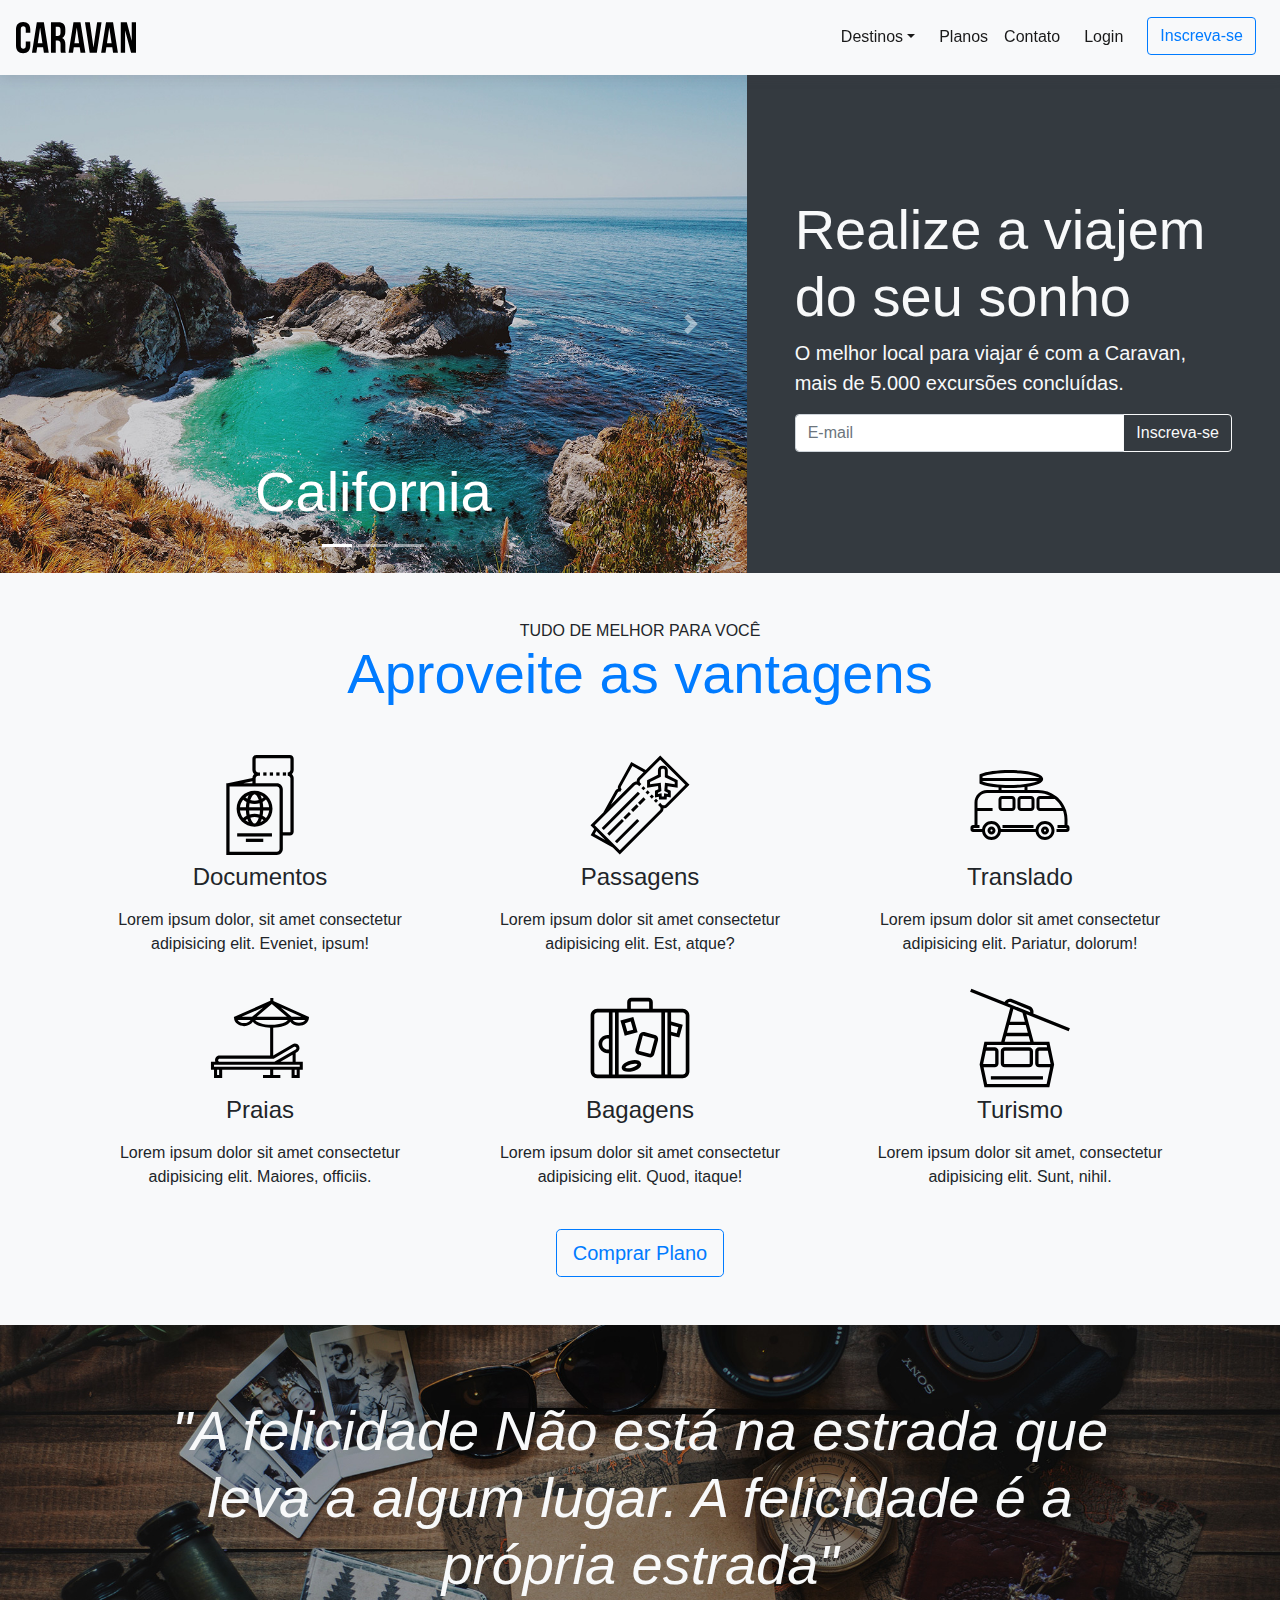
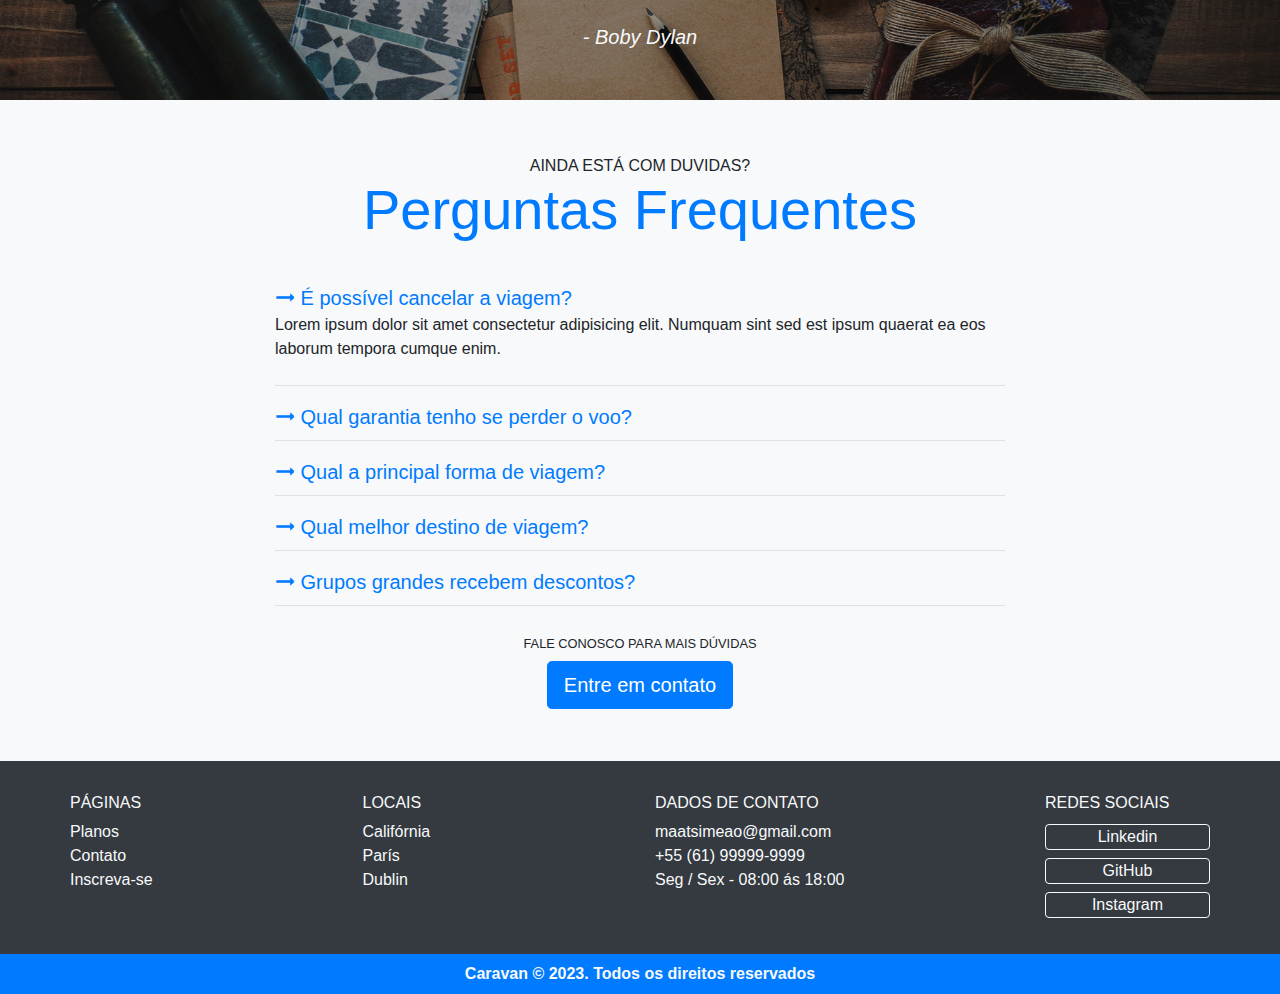
<file: projeto/index.html>
<!DOCTYPE html>
<html lang="pt-BR">

<head>
  <meta charset="UTF-8">
  <meta http-equiv="X-UA-Compatible" content="IE=edge">
  <meta name="viewport" content="width=device-width, initial-scale=1.0">
  <link rel="shortcut icon" href="imagens/geral/favicon.png" type="image/x-icon">
  <title>Caravan</title>

  <link rel="stylesheet" href="css/bootstrap.css">
  <link rel="stylesheet" href="css/geral.css">

</head>

<body>

  <!--Modal-->
  <div class="modal fade" id="exampleModal" tabindex="-1" role="dialog" aria-labelledby="exampleModalLabel" aria-hidden="true">
    <div class="modal-dialog" role="document">
      <div class="modal-content">
        <div class="modal-header">
          <h5 class="modal-title" id="exampleModalLabel">Entre na sua conta</h5>
          <button type="button" class="close" data-dismiss="modal" aria-label="Close">
            <span aria-hidden="true">&times;</span>
          </button>
        </div>
        <div class="modal-body">
          <form>
            <div class="form-group">
              <label for="input-email">E-mail</label>
              <input type="email" name="input-email" id="input-email" class="form-control" aria-describedby="emailHelp" placeholder="Insira seu e-mail">
              <small id="emailHelp" class="form-text text-muted">Nós nunca compartilharemos seu e-mail!</small>
            </div>
            <div class="form-group">
              <label for="input-senha">Senha</label>
              <input type="password" name="input-senha" id="input-senha" class="form-control" placeholder="Insira sua senha">
            </div>
            <div class="form-text">
              <small id="esqueceu-senha" class="form-text text-muted d-inline-block">Esqueceu a senha?</small>
              <a href="#" class="small text-primary">Clique aqui</a>
            </div>
          </form>
        </div>
        <div class="modal-footer">
          <a href="index.html" class="botao-modal-entrar btn btn-outline-primary">Entrar</a>
        </div>
      </div>
    </div>
  </div>

  <!--Menu do site-->
  <nav class="menu-principal sombra navbar navbar-expand-md navbar-light bg-light fixed-top py-3">
    <a href="index.html" class="logo-caravan navbar-brand"><img src="imagens/logo-caravan.svg"></a>

    <button class="navbar-toggler" type="button" data-toggle="collapse" data-target="#navbarSupportedContent"
      aria-controls="navbarSupportedContent" aria-expanded="false" aria-label="Toggle navigation">
      <span class="navbar-toggler-icon"></span>
    </button>

    <div class="menu-itens-area collapse navbar-collapse" id="navbarSupportedContent">
      <ul class="lista-menu navbar-nav ml-auto">
        <li class="nav-item dropdown active mx-md-2">
          <a href="#" class="nav-link dropdown-toggle" id="navbarDropdown" role="button" data-toggle="dropdown"
            aria-haspopup="true" aria-expanded="false">Destinos</a>
          <div class="dropdown-menu" aria-labelledby="navbarDropdown">
            <a class="dropdown-item" href="destinos.html">California</a>
            <a class="dropdown-item" href="destinos.html">Paris</a>
            <a class="dropdown-item" href="destinos.html">Dublin</a>
          </div>
        </li>
        <li class="nav-item active mx--md-2">
          <a href="planos.html" class="nav-link">Planos</a>
        </li>
        <li class="nav-item active mx--md-2">
          <a href="contato.html" class="nav-link">Contato</a>
        </li>
        <li class="nav-item active mx-md-2">
          <a href="#" class="nav-link" data-toggle="modal" data-target="#exampleModal">Login</a>
        </li>
        <li class="nav-item active mx-md-2">
          <a href="inscricao.html" class="btn btn-outline-primary">Inscreva-se</a>
        </li>
      </ul>
    </div>
  </nav>

  <!--Newsletter-->
  <section class="newsletter-area container-fluid">
    <div class="row bg-dark align-items-center">
      <div class="col-lg-7 px-0">
        <div id="carouselCidades" class="carousel slide" data-ride="carousel">
          <ol class="carousel-indicators">
            <li data-target="#carouselCidades" data-slide-to="0" class="active"></li>
            <li data-target="#carouselCidades" data-slide-to="1"></li>
            <li data-target="#carouselCidades" data-slide-to="2"></li>
          </ol>
          <div class="carousel-inner">
            <div class="carousel-item active">
              <img class="d-block w-100" src="imagens/geral/california.jpg" alt="First slide">
              <div class="carousel-caption">
                <h3 class="display-4">California</h3>
              </div>
            </div>
            <div class="carousel-item">
              <img class="d-block w-100" src="imagens/geral/dublin.jpg" alt="Second slide">
              <div class="carousel-caption">
                <h3 class="display-4">Dublin</h3>
              </div>
            </div>
            <div class="carousel-item">
              <img class="d-block w-100" src="imagens/geral/paris.jpg" alt="Third slide">
              <div class="carousel-caption">
                <h3 class="display-4">Paris</h3>
              </div>
            </div>
          </div>
          <a class="carousel-control-prev" href="#carouselCidades" role="button" data-slide="prev">
            <span class="carousel-control-prev-icon" aria-hidden="true"></span>
            <span class="sr-only">Anterior</span>
          </a>
          <a class="carousel-control-next" href="#carouselCidades" role="button" data-slide="next">
            <span class="carousel-control-next-icon" aria-hidden="true"></span>
            <span class="sr-only">Próximo</span>
          </a>
        </div>
      </div>

      <div class="col-lg-5 text-light px-xl-5 py-5">
        <h1 class="titulo-newsletter display-4">Realize a viajem do seu sonho</h1>
        <p class="paragrafo-newsletter lead">O melhor local para viajar é com a Caravan, mais de 5.000 excursões concluídas.</p>
        <div class="input-group">
          <input type="text" class="form-control" placeholder="E-mail" aria-label="E-mail"
            aria-describedby="basic-addon2">
          <div class="input-group-append">
            <button class="btn btn-outline-primary border-light text-light" type="button">Inscreva-se</button>
          </div>
        </div>
      </div>
    </div>
  </section>

  <!--Grid de imagens e informações-->
  <section class="vantagens-area container-fluid text-center px-0 bg-light">
    <div class="container py-5">
      <div class="row">
        <div class="col-12">
          <h6 class="descricao-section text-uppercase my-0">Tudo de melhor para você</h6>
          <p class="anuncio-section display-4 text-primary">Aproveite as vantagens</p>
        </div>
      </div>

      <div class="row mt-4">
        <div class="col-xl-4 col-md-6 my-2">
          <img src="imagens/icones/passaporte.svg" alt="Documentos" class="img-vantagens">
          <span class="d-block h4 mt-2 mb-3">Documentos</span>
          <p>Lorem ipsum dolor, sit amet consectetur adipisicing elit. Eveniet, ipsum!</p>
        </div>
        <div class="col-xl-4 col-md-6 my-2">
          <img src="imagens/icones/passagens.svg" alt="Passagens" class="img-vantagens">
          <span class="d-block h4 mt-2 mb-3">Passagens</span>
          <p>Lorem ipsum dolor sit amet consectetur adipisicing elit. Est, atque?</p>
        </div>
        <div class="col-xl-4 col-md-6 my-2">
          <img src="imagens/icones/translado.svg" alt="Translado" class="img-vantagens">
          <span class="d-block h4 mt-2 mb-3">Translado</span>
          <p>Lorem ipsum dolor sit amet consectetur adipisicing elit. Pariatur, dolorum!</p>
        </div>
        <div class="col-xl-4 col-md-6 my-2">
          <img src="imagens/icones/praias.svg" alt="Praias" class="img-vantagens">
          <span class="d-block h4 mt-2 mb-3">Praias</span>
          <p>Lorem ipsum dolor sit amet consectetur adipisicing elit. Maiores, officiis.</p>
        </div>
        <div class="col-xl-4 col-md-6 my-2">
          <img src="imagens/icones/bagagens.svg" alt="Bagagens" class="img-vantagens">
          <span class="d-block h4 mt-2 mb-3">Bagagens</span>
          <p>Lorem ipsum dolor sit amet consectetur adipisicing elit. Quod, itaque!</p>
         </div>
      
        <div class="col-xl-4 col-md-6 my-2">
          <img src="imagens/icones/turismo.svg" alt="Turismo" class="img-vantagens">
          <span class="d-block h4 mt-2 mb-3">Turismo</span>
          <p>Lorem ipsum dolor sit amet, consectetur adipisicing elit. Sunt, nihil.</p>
        </div>
      </div>

      <div class="row">
        <div class="col-12 mt-3">
          <a href="planos.html" class="botao btn btn-outline-primary btn-lg">
            Comprar Plano
          </a>
        </div>
      </div>
    </div>
  </section>

  <!--Frase Boby Dylan-->
  <blockquote class="blockquote myBlockquote text-center py-5 my-0">
    <p class="citacao-quote display-4 text-light font-italic py-4 m-auto w-75">"A felicidade Não está na estrada que leva a algum lugar. A felicidade é a própria estrada"</p>
    <cite class="text-light">- Boby Dylan</cite>
  </blockquote>

  <!--Perguntas e respostas-->
  <section class="container-fluid bg-light py-5">
    <div class="container">
      <div class="row justify-content-center py-2">
        <div class="text-center">
          <h6 class="descricao-section mb-0">AINDA ESTÁ COM DUVIDAS?</h6>
          <p class="anuncio-section text-primary display-4 mb-0">Perguntas Frequentes</p>
        </div>
      </div>
      <div class="row justify-content-center">
        <div class="col-lg-8 col-md-12 col-sm-12 my-3" id="perguntasFrequentes" data-children=".pergunta">
          <div class="pergunta my-2 py-2 border-bottom">
            <a href="#respostaOne" class="pergunta lead" data-toggle="collapse" data-parent="#perguntasFrequentes">
              🠖 É possível cancelar a viagem?
            </a>
            <div id="respostaOne" class="collapse show" role="tabpanel">
              <p class="resposta">
                Lorem ipsum dolor sit amet consectetur adipisicing elit. Numquam sint sed est ipsum quaerat ea eos laborum tempora cumque enim.
              </p>
            </div>
          </div>
          <div class="pergunta my-2 py-2 border-bottom">
            <a href="#respostaTwo" class="pergunta lead" data-toggle="collapse" data-parent="#perguntasFrequentes">
              🠖 Qual garantia tenho se perder o voo?
            </a>
            <div id="respostaTwo" class="collapse" role="tabpanel">
              <p class="resposta">
                Lorem ipsum dolor sit amet consectetur adipisicing elit. Numquam sint sed est ipsum quaerat ea eos laborum tempora cumque enim.
              </p>
            </div>
          </div>
          <div class="pergunta my-2 py-2 border-bottom">
            <a href="#respostaThree" class="pergunta lead" data-toggle="collapse" data-parent="#perguntasFrequentes">
              🠖 Qual a principal forma de viagem?
            </a>
            <div id="respostaThree" class="collapse" role="tabpanel">
              <p class="resposta">
                Lorem ipsum dolor sit amet consectetur adipisicing elit. Numquam sint sed est ipsum quaerat ea eos laborum tempora cumque enim.
              </p>
            </div>
          </div>
          <div class="pergunta my-2 py-2 border-bottom">
            <a href="#respostaFour" class="pergunta lead" data-toggle="collapse" data-parent="#perguntasFrequentes">
              🠖 Qual melhor destino de viagem?
            </a>
            <div id="respostaFour" class="collapse" role="tabpanel">
              <p class="resposta">
                Lorem ipsum dolor sit amet consectetur adipisicing elit. Numquam sint sed est ipsum quaerat ea eos laborum tempora cumque enim.
              </p>
            </div>
          </div>
          <div class="pergunta my-2 py-2 border-bottom">
            <a href="#respostaFive" class="pergunta lead" data-toggle="collapse" data-parent="#perguntasFrequentes">
              🠖 Grupos grandes recebem descontos?
            </a>
            <div id="respostaFive" class="collapse" role="tabpanel">
              <p class="resposta">
                Lorem ipsum dolor sit amet consectetur adipisicing elit. Numquam sint sed est ipsum quaerat ea eos laborum tempora cumque enim.
              </p>
            </div>
          </div>
        </div>
      </div>
      <div class="row justify-content-center py-1">
        <div class="text-center">
          <p class="lead small text-uppercase mb-2">Fale conosco para mais dúvidas</p>
          <a class="botao btn btn-primary btn-lg" href="contato.html">Entre em contato</a>
        </div>
      </div>
    </div>
  </section>

  <!--Area para contato-->
  <section class="contato container-fluid bg-dark py-4">
    <div class="container px-sm-0 px-0">
      <div class="row d-flex">
        <div class="col-md-3 col my-sm-2 my-3">
          <h6 class="text-light">PÁGINAS</h6>
          <ul class="nav flex-column">
            <a class="link nav-link p-0 text-light " href="planos.html">Planos</a>
            <a class="link nav-link p-0 text-light" href="contato.html">Contato</a>
            <a class="link nav-link p-0 text-light" href="inscricao.html">Inscreva-se</a>
          </ul>
        </div>

        <div class="col-md-3 col my-sm-2 my-3">
          <h6 class="text-light">LOCAIS</h6>
          <ul class="nav flex-column">
            <a class="link nav-link p-0 text-light" href="destinos.html">Califórnia</a>
            <a class="link nav-link p-0 text-light" href="destinos.html">París</a>
            <a class="link nav-link p-0 text-light" href="destinos.html">Dublin</a>
          </ul>
        </div>

        <div class="col-md-4 col-12 my-sm-2 my-3">
          <h6 class="text-light">DADOS DE CONTATO</h6>
          <ul class="nav flex-column">
            <span class="link nav-link p-0 text-light" href="#">maatsimeao@gmail.com</span>
            <span class="link nav-link p-0 text-light" href="#">+55 (61) 99999-9999</span>
            <span class="link nav-link p-0 text-light" href="#">Seg / Sex - 08:00 ás 18:00</span>
          </ul>
        </div>

        <div class="col-md-2 col-sm-6 col-12 my-sm-2 my-3">
          <h6 class="text-light">REDES SOCIAIS</h6>
          <ul class="nav flex-column">
            <a class="link-rede-social nav-link p-0 my-1 btn btn-outline-light w-100" href="https://www.linkedin.com/in/msimeaor/" target="_blank">Linkedin</a>
            <a class="link-rede-social nav-link p-0 my-1 btn btn-outline-light w-100" href="https://github.com/msimeaor" target="_blank">GitHub</a>
            <a class="link-rede-social nav-link p-0 my-1 btn btn-outline-light w-100" href="https://www.instagram.com/msimeaor/" target="_blank">Instagram</a>
          </ul>
        </div>
      </div>
    </div>
  </section>

  <!--Footer-->
  <section class="footer container-fluid text-center bg-primary">
    <p class="mb-0 py-2 text-light font-weight-bold">Caravan &copy; 2023. Todos os direitos reservados</p>
  </section>

  <!--Javascript-->
  <script type="text/javascript" src="js/jquery-3.2.1.slim.min.js"></script>
  <script type="text/javascript" src="js/popper.min.js"></script>
  <script type="text/javascript" src="js/bootstrap.js"></script>

</body>

</html>
</file>
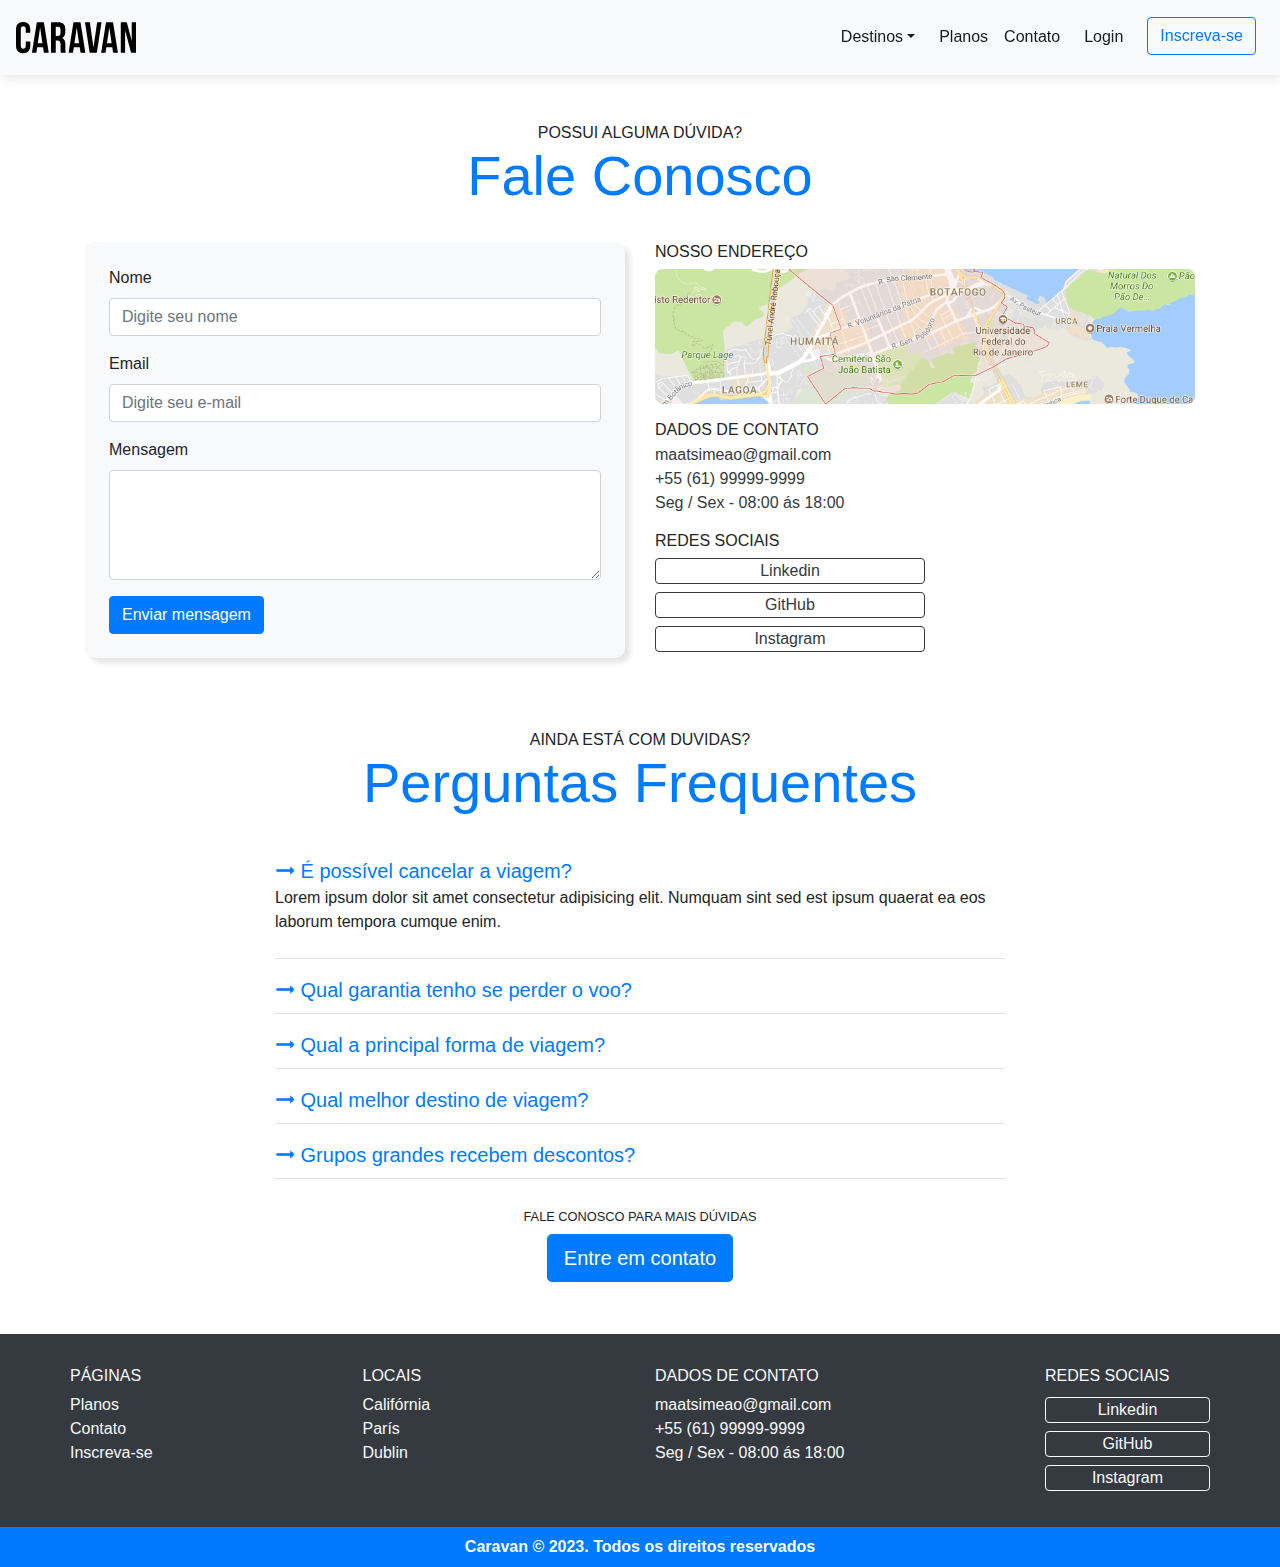
<file: projeto/contato.html>
<!DOCTYPE html>
<html lang="pt-br">
<head>
  <meta charset="UTF-8">
  <meta http-equiv="X-UA-Compatible" content="IE=edge">
  <meta name="viewport" content="width=device-width, initial-scale=1.0">
  <link rel="shortcut icon" href="imagens/geral/favicon.png" type="image/x-icon">
  <title>Caravan - Contato</title>

  <link rel="stylesheet" href="css/bootstrap.css">
  <link rel="stylesheet" href="css/geral.css">
  <link rel="stylesheet" href="css/contato.css">

</head>
<body>
  
  <!--Modal-->
  <div class="modal fade" id="exampleModal" tabindex="-1" role="dialog" aria-labelledby="exampleModalLabel" aria-hidden="true">
    <div class="modal-dialog" role="document">
      <div class="modal-content">
        <div class="modal-header">
          <h5 class="modal-title" id="exampleModalLabel">Entre na sua conta</h5>
          <button type="button" class="close" data-dismiss="modal" aria-label="Close">
            <span aria-hidden="true">&times;</span>
          </button>
        </div>
        <div class="modal-body">
          <form>
            <div class="form-group">
              <label for="input-email">E-mail</label>
              <input type="email" name="input-email" id="input-email" class="form-control" aria-describedby="emailHelp" placeholder="Insira seu e-mail">
              <small id="emailHelp" class="form-text text-muted">Nós nunca compartilharemos seu e-mail!</small>
            </div>
            <div class="form-group">
              <label for="input-senha">Senha</label>
              <input type="password" name="input-senha" id="input-senha" class="form-control" placeholder="Insira sua senha">
            </div>
            <div class="form-text">
              <small id="esqueceu-senha" class="form-text text-muted d-inline-block">Esqueceu a senha?</small>
              <a href="#" class="small text-primary">Clique aqui</a>
            </div>
          </form>
        </div>
        <div class="modal-footer">
          <a href="index.html" class="botao-modal-entrar btn btn-outline-primary">Entrar</a>
        </div>
      </div>
    </div>
  </div>

  <!--Menu do site-->
  <nav class="menu-principal sombra navbar navbar-expand-md navbar-light bg-light fixed-top py-3">
    <a href="index.html" class="logo-caravan navbar-brand"><img src="imagens/logo-caravan.svg"></a>

    <button class="navbar-toggler" type="button" data-toggle="collapse" data-target="#navbarSupportedContent"
      aria-controls="navbarSupportedContent" aria-expanded="false" aria-label="Toggle navigation">
      <span class="navbar-toggler-icon"></span>
    </button>

    <div class="menu-itens-area collapse navbar-collapse" id="navbarSupportedContent">
      <ul class="lista-menu navbar-nav ml-auto">
        <li class="nav-item dropdown active mx-md-2">
          <a href="#" class="nav-link dropdown-toggle" id="navbarDropdown" role="button" data-toggle="dropdown"
            aria-haspopup="true" aria-expanded="false">Destinos</a>
          <div class="dropdown-menu" aria-labelledby="navbarDropdown">
            <a class="dropdown-item" href="destinos.html">California</a>
            <a class="dropdown-item" href="destinos.html">Paris</a>
            <a class="dropdown-item" href="destinos.html">Dublin</a>
          </div>
        </li>
        <li class="nav-item active mx--md-2">
          <a href="planos.html" class="nav-link">Planos</a>
        </li>
        <li class="nav-item active mx--md-2">
          <a href="contato.html" class="nav-link">Contato</a>
        </li>
        <li class="nav-item active mx-md-2">
          <a href="#" class="nav-link" data-toggle="modal" data-target="#exampleModal">Login</a>
        </li>
        <li class="nav-item active mx-md-2">
          <a href="inscricao.html" class="btn btn-outline-primary">Inscreva-se</a>
        </li>
      </ul>
    </div>
  </nav>

  <!-- Formulario de contato -->
  <section class="container py-5">
    <div class="row text-center">
      <div class="col">
        <h6 class="descricao-section my-0">POSSUI ALGUMA DÚVIDA?</h6>
        <p class="anuncio-section display-4 text-primary">Fale Conosco</p>
      </div>
    </div>

    <div class="row">
      <div class="col-lg col-12 my-3">
        <div class="container-rounded-shadow bg-light p-sm-4 p-3">
          <form>
            <div class="form-group">
              <label for="input-nome">Nome</label>
              <input type="text" name="input-nome" id="input-nome" class="form-control" aria-describedby="NameHelp" placeholder="Digite seu nome">
            </div>
            <div class="form-group">
              <label for="input-email">Email</label>
              <input type="email" name="input-email" id="input-email" class="form-control" aria-describedby="emailHelp" placeholder="Digite seu e-mail">
            </div>
            <div class="form-group">
              <label for="text-area">Mensagem</label>
              <textarea class="d-block w-100 form-control" name="text-area" id="text-area" cols="30" rows="4"></textarea>
            </div>
            <button class="botao btn btn-primary">Enviar mensagem</button>
          </form>
        </div>
      </div>

      <div class="col-lg col-12 my-3">
        <h6>NOSSO ENDEREÇO</h6>
        <img src="imagens/geral/mapa.png" alt="Imagem do mapa" class="mapa-contato w-100">
        <h6 class="mb-1 mt-3">DADOS DE CONTATO</h6>
        <ul class="nav flex-column">
          <span class="link nav-link text-dark p-0" href="#">maatsimeao@gmail.com</span>
          <span class="link nav-link text-dark p-0" href="#">+55 (61) 99999-9999</span>
          <span class="link nav-link text-dark p-0" href="#">Seg / Sex - 08:00 ás 18:00</span>
        </ul>
        <h6 class="mb-1 mt-3">REDES SOCIAIS</h6>
        <ul class="nav flex-column">
          <a class="rede-social-pag-contato nav-link p-0 my-1 btn btn-outline-dark w-50" href="https://www.linkedin.com/in/msimeaor/" target="_blank">Linkedin</a>
          <a class="rede-social-pag-contato nav-link p-0 my-1 btn btn-outline-dark w-50" href="https://github.com/msimeaor" target="_blank">GitHub</a>
          <a class="rede-social-pag-contato nav-link p-0 my-1 btn btn-outline-dark w-50" href="https://www.instagram.com/msimeaor/" target="_blank">Instagram</a>
        </ul>
      </div>
    </div>
  </section>

  <!--Perguntas e respostas-->
  <section class="container pb-5">
    <div class="row justify-content-center py-2">
      <div class="text-center">
        <h6 class="descricao-section mb-0">AINDA ESTÁ COM DUVIDAS?</h6>
        <p class="anuncio-section text-primary display-4 mb-0">Perguntas Frequentes</p>
      </div>
    </div>
    <div class="row justify-content-center">
      <div class="col-lg-8 col-md-12 col-sm-12 my-3" id="perguntasFrequentes" data-children=".pergunta">
        <div class="pergunta my-2 py-2 border-bottom">
          <a href="#respostaOne" class="pergunta lead" data-toggle="collapse" data-parent="#perguntasFrequentes">
            🠖 É possível cancelar a viagem?
          </a>
          <div id="respostaOne" class="collapse show" role="tabpanel">
            <p class="resposta">
              Lorem ipsum dolor sit amet consectetur adipisicing elit. Numquam sint sed est ipsum quaerat ea eos laborum tempora cumque enim.
            </p>
          </div>
        </div>
        <div class="pergunta my-2 py-2 border-bottom">
          <a href="#respostaTwo" class="pergunta lead" data-toggle="collapse" data-parent="#perguntasFrequentes">
            🠖 Qual garantia tenho se perder o voo?
          </a>
          <div id="respostaTwo" class="collapse" role="tabpanel">
            <p class="resposta">
              Lorem ipsum dolor sit amet consectetur adipisicing elit. Numquam sint sed est ipsum quaerat ea eos laborum tempora cumque enim.
            </p>
          </div>
        </div>
        <div class="pergunta my-2 py-2 border-bottom">
          <a href="#respostaThree" class="pergunta lead" data-toggle="collapse" data-parent="#perguntasFrequentes">
            🠖 Qual a principal forma de viagem?
          </a>
          <div id="respostaThree" class="collapse" role="tabpanel">
            <p class="resposta">
              Lorem ipsum dolor sit amet consectetur adipisicing elit. Numquam sint sed est ipsum quaerat ea eos laborum tempora cumque enim.
            </p>
          </div>
        </div>
        <div class="pergunta my-2 py-2 border-bottom">
          <a href="#respostaFour" class="pergunta lead" data-toggle="collapse" data-parent="#perguntasFrequentes">
            🠖 Qual melhor destino de viagem?
          </a>
          <div id="respostaFour" class="collapse" role="tabpanel">
            <p class="resposta">
              Lorem ipsum dolor sit amet consectetur adipisicing elit. Numquam sint sed est ipsum quaerat ea eos laborum tempora cumque enim.
            </p>
          </div>
        </div>
        <div class="pergunta my-2 py-2 border-bottom">
          <a href="#respostaFive" class="pergunta lead" data-toggle="collapse" data-parent="#perguntasFrequentes">
            🠖 Grupos grandes recebem descontos?
          </a>
          <div id="respostaFive" class="collapse" role="tabpanel">
            <p class="resposta">
              Lorem ipsum dolor sit amet consectetur adipisicing elit. Numquam sint sed est ipsum quaerat ea eos laborum tempora cumque enim.
            </p>
          </div>
        </div>
      </div>
    </div>
    <div class="row justify-content-center py-1">
      <div class="text-center">
        <p class="lead small text-uppercase mb-2">Fale conosco para mais dúvidas</p>
        <a class="botao btn btn-primary btn-lg" href="contato.html">Entre em contato</a>
      </div>
    </div>
  </section>

  <!--Area para contato-->
  <section class="contato container-fluid bg-dark py-4">
    <div class="container px-sm-0 px-0">
      <div class="row d-flex">
        <div class="col-md-3 col my-sm-2 my-3">
          <h6 class="text-light">PÁGINAS</h6>
          <ul class="nav flex-column">
            <a class="link nav-link p-0 text-light " href="planos.html">Planos</a>
            <a class="link nav-link p-0 text-light" href="contato.html">Contato</a>
            <a class="link nav-link p-0 text-light" href="inscricao.html">Inscreva-se</a>
          </ul>
        </div>

        <div class="col-md-3 col my-sm-2 my-3">
          <h6 class="text-light">LOCAIS</h6>
          <ul class="nav flex-column">
            <a class="link nav-link p-0 text-light" href="destinos.html">Califórnia</a>
            <a class="link nav-link p-0 text-light" href="destinos.html">París</a>
            <a class="link nav-link p-0 text-light" href="destinos.html">Dublin</a>
          </ul>
        </div>

        <div class="col-md-4 col-12 my-sm-2 my-3">
          <h6 class="text-light">DADOS DE CONTATO</h6>
          <ul class="nav flex-column">
            <span class="link nav-link p-0 text-light" href="#">maatsimeao@gmail.com</span>
            <span class="link nav-link p-0 text-light" href="#">+55 (61) 99999-9999</span>
            <span class="link nav-link p-0 text-light" href="#">Seg / Sex - 08:00 ás 18:00</span>
          </ul>
        </div>

        <div class="col-md-2 col-sm-6 col-12 my-sm-2 my-3">
          <h6 class="text-light">REDES SOCIAIS</h6>
          <ul class="nav flex-column">
            <a class="link-rede-social nav-link p-0 my-1 btn btn-outline-light w-100" href="https://www.linkedin.com/in/msimeaor/" target="_blank">Linkedin</a>
            <a class="link-rede-social nav-link p-0 my-1 btn btn-outline-light w-100" href="https://github.com/msimeaor" target="_blank">GitHub</a>
            <a class="link-rede-social nav-link p-0 my-1 btn btn-outline-light w-100" href="https://www.instagram.com/msimeaor/" target="_blank">Instagram</a>
          </ul>
        </div>
      </div>
    </div>
  </section>

  <!--Footer-->
  <section class="footer container-fluid text-center bg-primary">
    <p class="mb-0 py-2 text-light font-weight-bold">Caravan &copy; 2023. Todos os direitos reservados</p>
  </section>

  <script src="js/jquery-3.2.1.slim.min.js"></script>
  <script src="js/popper.min.js"></script>
  <script src="js/bootstrap.js"></script>

</body>
</html>
</file>
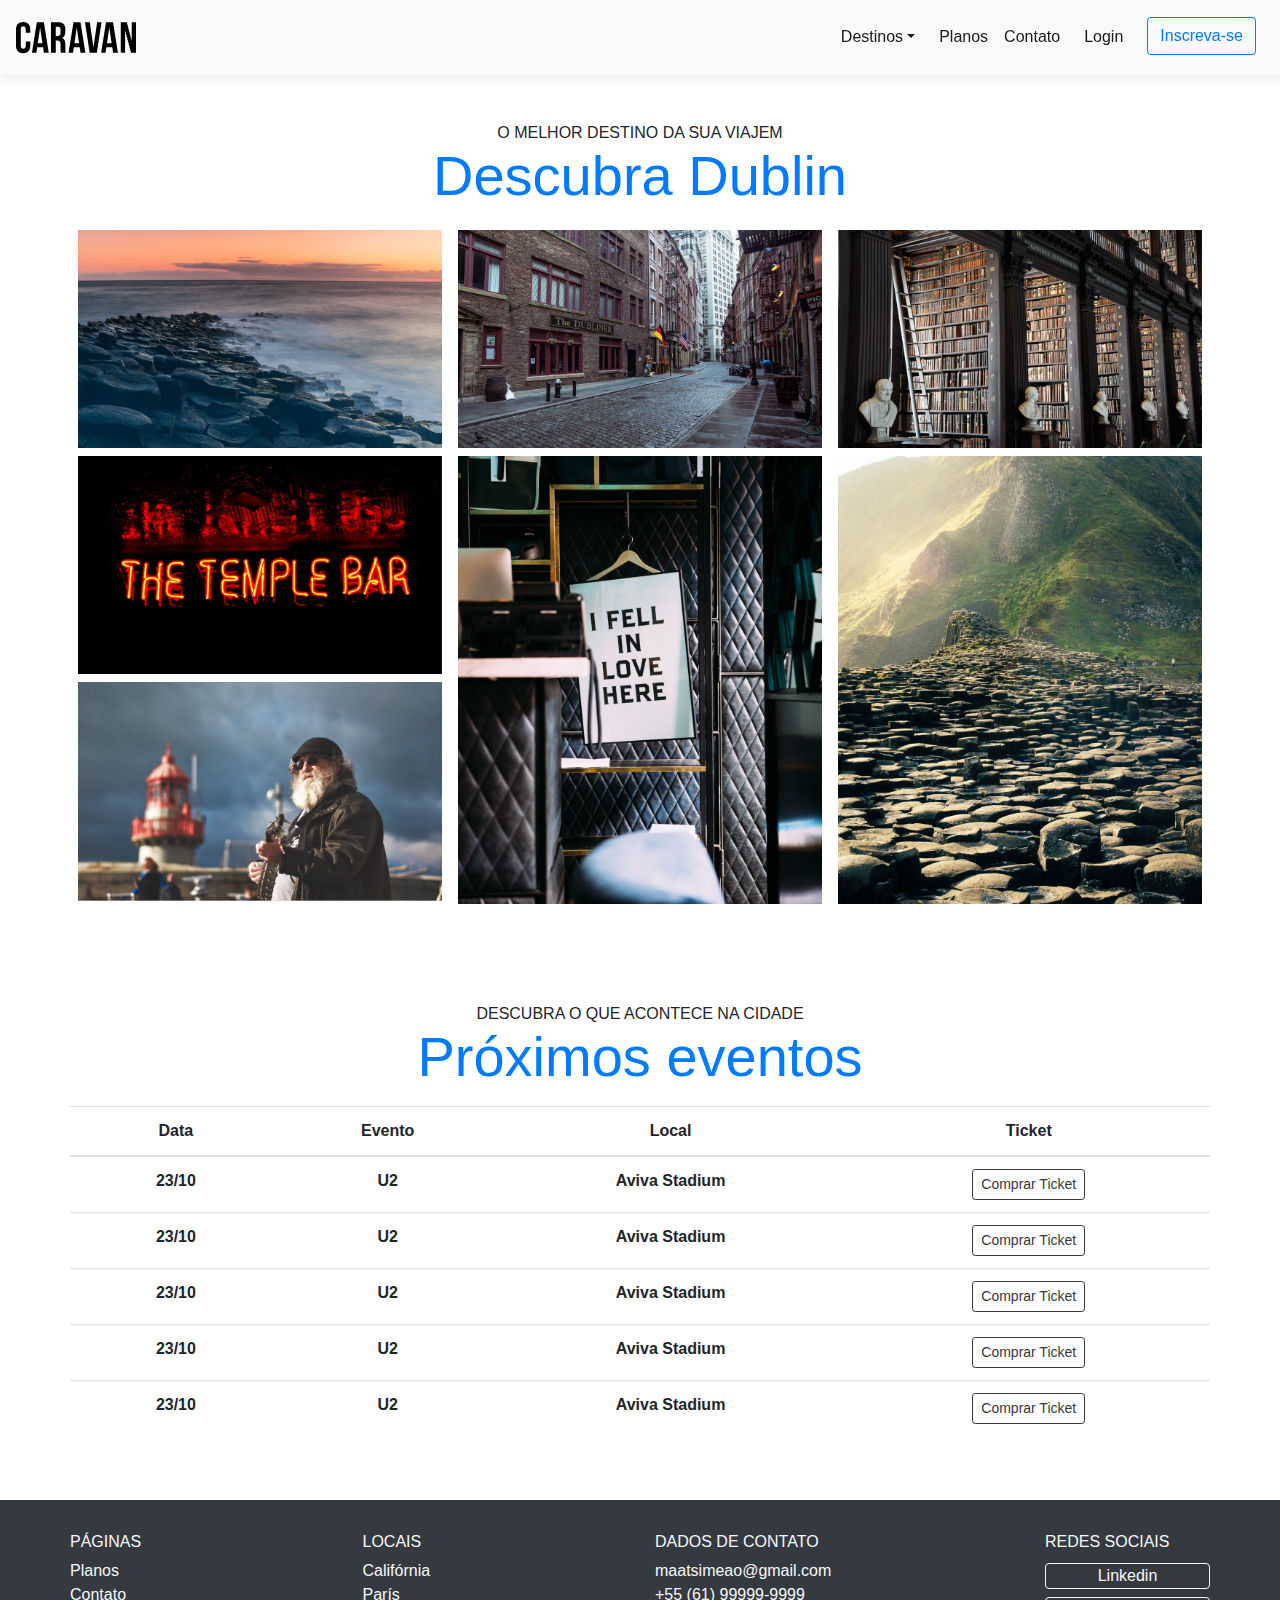
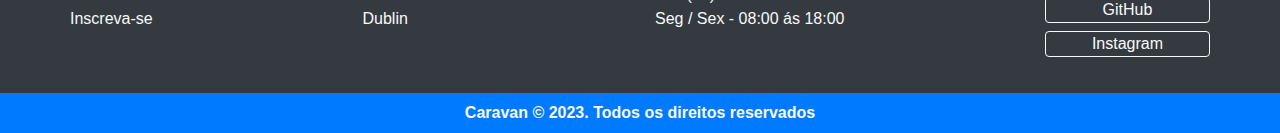
<file: projeto/destinos.html>
<!DOCTYPE html>
<html lang="pt-br">
<head>
  <meta charset="UTF-8">
  <meta http-equiv="X-UA-Compatible" content="IE=edge">
  <meta name="viewport" content="width=device-width, initial-scale=1.0">
  <link rel="shortcut icon" href="imagens/geral/favicon.png" type="image/x-icon">
  <title>Caravan - Destinos</title>

  <link rel="stylesheet" href="css/bootstrap.css">
  <link rel="stylesheet" href="css/geral.css">

</head>

<body>

   <!--Modal-->
   <div class="modal fade" id="exampleModal" tabindex="-1" role="dialog" aria-labelledby="exampleModalLabel" aria-hidden="true">
    <div class="modal-dialog" role="document">
      <div class="modal-content">
        <div class="modal-header">
          <h5 class="modal-title" id="exampleModalLabel">Entre na sua conta</h5>
          <button type="button" class="close" data-dismiss="modal" aria-label="Close">
            <span aria-hidden="true">&times;</span>
          </button>
        </div>
        <div class="modal-body">
          <form>
            <div class="form-group">
              <label for="input-email">E-mail</label>
              <input type="email" name="input-email" id="input-email" class="form-control" aria-describedby="emailHelp" placeholder="Insira seu e-mail">
              <small id="emailHelp" class="form-text text-muted">Nós nunca compartilharemos seu e-mail!</small>
            </div>
            <div class="form-group">
              <label for="input-senha">Senha</label>
              <input type="password" name="input-senha" id="input-senha" class="form-control" placeholder="Insira sua senha">
            </div>
            <div class="form-text">
              <small id="esqueceu-senha" class="form-text text-muted d-inline-block">Esqueceu a senha?</small>
              <a href="#" class="small text-primary">Clique aqui</a>
            </div>
          </form>
        </div>
        <div class="modal-footer">
          <a href="index.html" class="botao-modal-entrar btn btn-outline-primary">Entrar</a>
        </div>
      </div>
    </div>
  </div>
  
  <!--Menu do site-->
  <nav class="menu-principal navbar navbar-expand-md navbar-light bg-light fixed-top py-3 sombra">
    <a href="index.html" class="logo-caravan navbar-brand"><img src="imagens/logo-caravan.svg"></a>

    <button class="navbar-toggler" type="button" data-toggle="collapse" data-target="#navbarSupportedContent"
      aria-controls="navbarSupportedContent" aria-expanded="false" aria-label="Toggle navigation">
      <span class="navbar-toggler-icon"></span>
    </button>

    <div class="menu-itens-area collapse navbar-collapse" id="navbarSupportedContent">
      <ul class="lista-menu navbar-nav ml-auto">
        <li class="nav-item dropdown active mx-md-2">
          <a href="#" class="nav-link dropdown-toggle active" id="navbarDropdown" role="button" data-toggle="dropdown"
            aria-haspopup="true" aria-expanded="false">Destinos</a>
          <div class="dropdown-menu" aria-labelledby="navbarDropdown">
            <a class="dropdown-item" href="destinos.html">California</a>
            <a class="dropdown-item" href="destinos.html">Paris</a>
            <a class="dropdown-item" href="destinos.html">Dublin</a>
          </div>
        </li>
        <li class="nav-item active mx--md-2">
          <a href="planos.html" class="nav-link">Planos</a>
        </li>
        <li class="nav-item active mx--md-2">
          <a href="contato.html" class="nav-link">Contato</a>
        </li>
        <li class="nav-item active mx-md-2">
          <a href="#" class="nav-link" data-toggle="modal" data-target="#exampleModal">Login</a>
        </li>
        <li class="nav-item active mx-md-2">
          <a href="inscricao.html" class="btn btn-outline-primary">Inscreva-se</a>
        </li>
      </ul>
    </div>
  </nav>

  <!--Galeria imagens-->
  <section class="galeria container py-5">
    <div class="row text-center">
      <div class="col-12">
        <h6 class="descricao-section text-uppercase my-0">O melhor destino da sua viajem</h6>
        <p class="anuncio-section display-4 text-primary">Descubra Dublin</p>
      </div>
    </div>

    <div class="row">
      <div class="col-md-4 col-12 px-2">
        <div class="py-1"><img class="img-fluid" src="imagens/locais/foto-1.jpg"></div>
        <div class="py-1"><img class="img-fluid" src="imagens/locais/foto-2.jpg"></div>
        <div class="py-1"><img class="img-fluid" src="imagens/locais/foto-3.jpg"></div>
      </div>

      <div class="col-md-4 col-12 px-2">
        <div class="py-1"><img class="img-fluid" src="imagens/locais/foto-4.jpg"></div>
        <div class="py-1"><img class="img-fluid" src="imagens/locais/foto-5.jpg"></div>
      </div>

      <div class="col-md-4 col-12 px-2">
        <div class="py-1"><img class="img-fluid" src="imagens/locais/foto-6.jpg"></div>
        <div class="py-1"><img class="img-fluid" src="imagens/locais/foto-7.jpg"></div>
      </div>
    </div>
  </section>
  
  <!--Eventos cidade-->
  <section class="container py-5">
    <div class="row text-center">
      <div class="col-12">
        <h6 class="descricao-section text-uppercase my-0">Descubra o que acontece na cidade</h6>
        <p class="anuncio-section display-4 text-primary">Próximos eventos</p>
      </div>

      <div class="tabela-container w-100">
        <table class="tabela-eventos table table-hover">
          <thead>
            <tr>
              <th scope="col">Data</th>
              <th scope="col">Evento</th>
              <th scope="col">Local</th>
              <th scope="col">Ticket</th>
            </tr>
          </thead>
          <tbody>
            <tr>
              <th scope="row">23/10</th>
              <th>U2</th>
              <th>Aviva Stadium</th>
              <th>
                <button class="btn btn-outline-dark btn-sm">Comprar Ticket</button>
              </th>
            </tr>
            <tr>
              <th scope="row">23/10</th>
              <th>U2</th>
              <th>Aviva Stadium</th>
              <th>
                <button class="btn btn-outline-dark btn-sm">Comprar Ticket</button>
              </th>
            </tr>
            <tr>
              <th scope="row">23/10</th>
              <th>U2</th>
              <th>Aviva Stadium</th>
              <th>
                <button class="btn btn-outline-dark btn-sm">Comprar Ticket</button>
              </th>
            </tr>
            <tr>
              <th scope="row">23/10</th>
              <th>U2</th>
              <th>Aviva Stadium</th>
              <th>
                <button class="btn btn-outline-dark btn-sm">Comprar Ticket</button>
              </th>
            </tr>
            <tr>
              <th scope="row">23/10</th>
              <th>U2</th>
              <th>Aviva Stadium</th>
              <th>
                <button class="btn btn-outline-dark btn-sm">Comprar Ticket</button>
              </th>
            </tr>
          </tbody>
        </table>
      </div>
  </section>

  <!--Area para contato-->
  <section class="contato container-fluid bg-dark py-4">
    <div class="container px-sm-0 px-0">
      <div class="row d-flex">
        <div class="col-md-3 col my-sm-2 my-3">
          <h6 class="text-light">PÁGINAS</h6>
          <ul class="nav flex-column">
            <a class="link nav-link p-0 text-light " href="planos.html">Planos</a>
            <a class="link nav-link p-0 text-light" href="contato.html">Contato</a>
            <a class="link nav-link p-0 text-light" href="inscricao.html">Inscreva-se</a>
          </ul>
        </div>

        <div class="col-md-3 col my-sm-2 my-3">
          <h6 class="text-light">LOCAIS</h6>
          <ul class="nav flex-column">
            <a class="link nav-link p-0 text-light" href="destinos.html">Califórnia</a>
            <a class="link nav-link p-0 text-light" href="destinos.html">París</a>
            <a class="link nav-link p-0 text-light" href="destinos.html">Dublin</a>
          </ul>
        </div>

        <div class="col-md-4 col-12 my-sm-2 my-3">
          <h6 class="text-light">DADOS DE CONTATO</h6>
          <ul class="nav flex-column">
            <span class="link nav-link p-0 text-light" href="#">maatsimeao@gmail.com</span>
            <span class="link nav-link p-0 text-light" href="#">+55 (61) 99999-9999</span>
            <span class="link nav-link p-0 text-light" href="#">Seg / Sex - 08:00 ás 18:00</span>
          </ul>
        </div>

        <div class="col-md-2 col-sm-6 col-12 my-sm-2 my-3">
          <h6 class="text-light">REDES SOCIAIS</h6>
          <ul class="nav flex-column">
            <a class="link-rede-social nav-link p-0 my-1 btn btn-outline-light w-100" href="https://www.linkedin.com/in/msimeaor/" target="_blank">Linkedin</a>
            <a class="link-rede-social nav-link p-0 my-1 btn btn-outline-light w-100" href="https://github.com/msimeaor" target="_blank">GitHub</a>
            <a class="link-rede-social nav-link p-0 my-1 btn btn-outline-light w-100" href="https://www.instagram.com/msimeaor/" target="_blank">Instagram</a>
          </ul>
        </div>
      </div>
    </div>
  </section>

  <!--Footer-->
  <section class="footer container-fluid text-center bg-primary">
    <p class="mb-0 py-2 text-light font-weight-bold">Caravan &copy; 2023. Todos os direitos reservados</p>
  </section>

  <!--JavaScript-->
  <script src="js/jquery-3.2.1.slim.min.js"></script>
  <script src="js/popper.min.js"></script>
  <script src="js/bootstrap.js"></script>
  
</body>

</html>
</file>
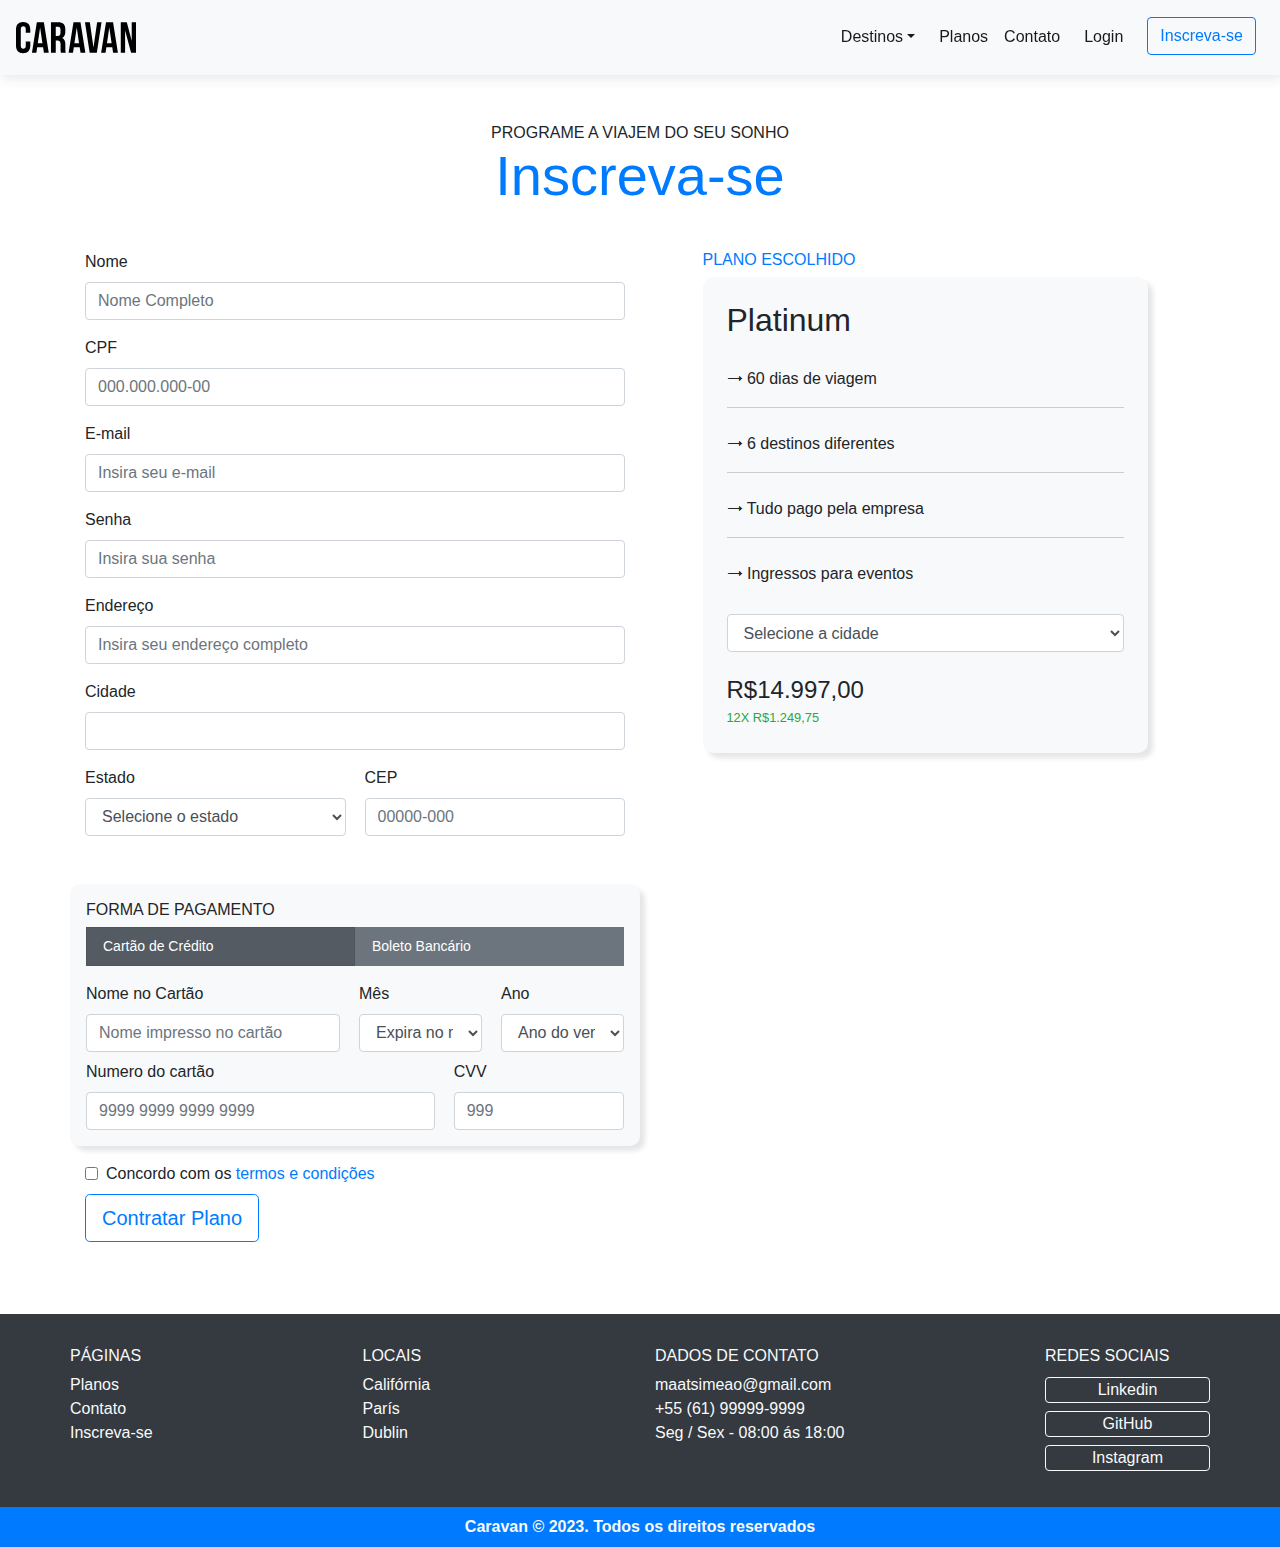
<file: projeto/inscricao.html>
<!DOCTYPE html>
<html lang="pt-br">
<head>
  <meta charset="UTF-8">
  <meta http-equiv="X-UA-Compatible" content="IE=edge">
  <meta name="viewport" content="width=device-width, initial-scale=1.0">
  <link rel="shortcut icon" href="imagens/geral/favicon.png" type="image/x-icon">
  <title>Caravan - Inscreva-se</title>

  <link rel="stylesheet" href="css/bootstrap.css">
  <link rel="stylesheet" href="css/geral.css">

</head>

<body>
  
  <!--Modal-->
  <div class="modal fade" id="exampleModal" tabindex="-1" role="dialog" aria-labelledby="exampleModalLabel" aria-hidden="true">
    <div class="modal-dialog" role="document">
      <div class="modal-content">
        <div class="modal-header">
          <h5 class="modal-title" id="exampleModalLabel">Entre na sua conta</h5>
          <button type="button" class="close" data-dismiss="modal" aria-label="Close">
            <span aria-hidden="true">&times;</span>
          </button>
        </div>
        <div class="modal-body">
          <form>
            <div class="form-group">
              <label for="input-email">E-mail</label>
              <input type="email" name="input-email" id="input-email" class="form-control" aria-describedby="emailHelp" placeholder="Insira seu e-mail">
              <small id="emailHelp" class="form-text text-muted">Nós nunca compartilharemos seu e-mail!</small>
            </div>
            <div class="form-group">
              <label for="input-senha">Senha</label>
              <input type="password" name="input-senha" id="input-senha" class="form-control" placeholder="Insira sua senha">
            </div>
            <div class="form-text">
              <small id="esqueceu-senha" class="form-text text-muted d-inline-block">Esqueceu a senha?</small>
              <a href="#" class="small text-primary">Clique aqui</a>
            </div>
          </form>
        </div>
        <div class="modal-footer">
          <a href="index.html" class="botao-modal-entrar btn btn-outline-primary">Entrar</a>
        </div>
      </div>
    </div>
  </div>

  <!--Menu do site-->
  <nav class="menu-principal sombra navbar navbar-expand-md navbar-light bg-light fixed-top py-3">
    <a href="index.html" class="logo-caravan navbar-brand"><img src="imagens/logo-caravan.svg"></a>

    <button class="navbar-toggler" type="button" data-toggle="collapse" data-target="#navbarSupportedContent"
      aria-controls="navbarSupportedContent" aria-expanded="false" aria-label="Toggle navigation">
      <span class="navbar-toggler-icon"></span>
    </button>

    <div class="menu-itens-area collapse navbar-collapse" id="navbarSupportedContent">
      <ul class="lista-menu navbar-nav ml-auto">
        <li class="nav-item dropdown active mx-md-2">
          <a href="#" class="nav-link dropdown-toggle" id="navbarDropdown" role="button" data-toggle="dropdown"
            aria-haspopup="true" aria-expanded="false">Destinos</a>
          <div class="dropdown-menu" aria-labelledby="navbarDropdown">
            <a class="dropdown-item" href="destinos.html">Califórnia</a>
            <a class="dropdown-item" href="destinos.html">París</a>
            <a class="dropdown-item" href="destinos.html">Dublin</a>
          </div>
        </li>
        <li class="nav-item active mx--md-2">
          <a href="planos.html" class="nav-link">Planos</a>
        </li>
        <li class="nav-item active mx--md-2">
          <a href="contato.html" class="nav-link">Contato</a>
        </li>
        <li class="nav-item active mx-md-2">
          <a href="#" class="nav-link" data-toggle="modal" data-target="#exampleModal">Login</a>
        </li>
        <li class="nav-item active mx-md-2">
          <a href="inscricao.html" class="btn btn-outline-primary">Inscreva-se</a>
        </li>
      </ul>
    </div>
  </nav>

  <!--Plano escolhido-->
  <section class="container py-5">
    <div class="row">
      <div class="col-12 text-center">
        <h6 class="descricao-section text-uppercase my-0">Programe a viajem do seu sonho</h6>
        <p class="anuncio-section display-4 text-primary">Inscreva-se</p>
      </div>
    </div>
    
    <div class="row">
      <div class="col-lg-6 order-lg-first order-1 py-4">
        <form>
          <div class="row mb-3">
            <div class="input-container col-sm col-12">
              <label for="input-nome">Nome</label>
              <input type="text" name="input-nome" id="input-nome" class="form-control" placeholder="Nome Completo">
            </div>
          </div>

          <div class="row mb-3">
            <div class="input-container col-sm col-12">
              <label for="input-cpf">CPF</label>
              <input type="text" name="input-cpf" id="input-cpf" class="form-control" placeholder="000.000.000-00">
            </div>
          </div>

          <div class="row mb-3">
            <div class="input-container col-sm col-12">
              <label for="input-email">E-mail</label>
              <input type="email" name="input-email" id="input-email" class="form-control" placeholder="Insira seu e-mail">
            </div>
          </div>

          <div class="row mb-3">
            <div class="input-container col-sm col-12">
              <label for="input-senha">Senha</label>
              <input type="password" name="input-senha" id="input-senha" class="form-control" placeholder="Insira sua senha">
            </div>
          </div>

          <div class="row mb-3">
            <div class="input-container col">
              <label for="input-endereco">Endereço</label>
              <input type="text" name="input-endereco" id="input-endereco" class="form-control" placeholder="Insira seu endereço completo">
            </div>
          </div>

          <div class="row mb-3">
            <div class="input-container col-sm col-12">
              <label for="input-cidade">Cidade</label>
              <input type="text" name="input-cidade" id="input-cidade" class="form-control">
            </div>
          </div>

          <div class="row mb-3">
            <div class="input-container col">
              <label for="seletor-cidade">Estado</label>
              <select name="seletor-cidade" id="seletor-cidade" class="form-control">
                <option>Selecione o estado</option>
                <option>Dístrito Federal</option>
                <option>São Paulo</option>
                <option>Rio de Janeiro</option>
                <option>Minas Gerais</option>
                <option>Bahia</option>
                <option>Rio Grande do Sul</option>
                <option>Paraná</option>
                <option>Santa Catarina</option>
              </select>
            </div>
            <div class="input-container col pl-1">
              <label for="input-cep">CEP</label>
              <input type="text" name="input-cep" id="input-cep" class="form-control" placeholder="00000-000">
            </div>
          </div>
        </form>

        <div class="container-rounded-shadow row bg-light p-3 mt-5">
          <h6>FORMA DE PAGAMENTO</h6>

          <ul class="nav nav-tabs w-100" id="myTab" role="tablist">
            <li class="nav-item w-50">
              <a href="#cartao-credito" class="btn-sm btn-forma-pagamento nav-link active btn-secondary" id="home-tab" data-toggle="tab" role="tab" aria-controls="cartao-credito" aria-selected="true">Cartão de Crédito</a>
            </li>
            <li class="nav-item w-50">
              <a href="#boleto" class="btn-sm btn-forma-pagamento nav-link btn-secondary" id="home-tab" data-toggle="tab" role="tab" aria-controls="boleto" aria-selected="false">Boleto Bancário</a>
            </li>
          </ul>

          <div class="tab-content mt-3 w-100" id="myTabContent">
            <div class="tab-pane fade show active" id="cartao-credito" role="tabpanel" aria-labelledby="home-tab">
              <form>
                <div class="row">
                  <div class="input-container col-sm-6 col-12">
                    <label for="nome-cartao">Nome no Cartão</label>
                    <input type="text" name="nome-cartao" id="nome-cartao" class="form-control" placeholder="Nome impresso no cartão">
                  </div>
                  <div class="input-container col-sm-3 col pl-sm-1 mt-sm-auto mt-2">
                    <label for="mes-cartao">Mês</label>
                    <select name="mes-cartao" id="mes-cartao" class="form-control">
                      <option>Expira no mês...</option>
                      <option>01</option>
                      <option>02</option>
                      <option>03</option>
                      <option>04</option>
                      <option>05</option>
                    </select>
                  </div>
                  <div class="input-container col-sm-3 col pl-1 mt-sm-auto mt-2">
                    <label for="ano-cartao">Ano</label>
                    <select name="ano-cartao" id="ano-cartao" class="form-control">
                      <option>Ano do vencimento</option>
                      <option>2023</option>
                      <option>2024</option>
                      <option>2025</option>
                      <option>2026</option>
                      <option>2027</option>
                      <option>2028</option>
                    </select>
                  </div>
                </div>

                <div class="row mt-2">
                  <div class="col-8">
                    <label for="numero-cartao">Numero do cartão</label>
                    <input type="text" name="numero-cartao" id="numero-cartao" class="form-control" placeholder="9999 9999 9999 9999">
                  </div>
                  <div class="col pl-1">
                    <label for="codigo-seguranca-cartao">CVV</label>
                    <input type="text" name="codigo-seguranca-cartao" id="codigo-seguranca-cartao" class="form-control" placeholder="999">
                  </div>
                </div>
              </form>
            </div>

            <div class="tab-pane fade" id="boleto" role="tabpanel" aria-labelledby="home-tab">
              <p class="text-secondary">CLIQUE EM "CONTRATAR PLANO" QUE ENVIAREMOS UM BOLETO PELO SEU EMAIL!</p>
            </div>
          </div>
        </div>

        <div class="row">
          <div class="col-12 d-flex align-items-center mt-3 mb-2">
            <input type="checkbox" id="check-termos-servico" class="mr-2">
            <p class="m-0">Concordo com os <a href="#">termos e condições</a></p>
          </div>
          <div class="col-12">
            <button class="botao btn btn-outline-primary btn-lg">Contratar Plano</button>
          </div>
        </div>
      </div>

      <div class="plano-container col-lg-5 py-4 mx-auto">
        <h6 class="text-primary mb-2">PLANO ESCOLHIDO</h6>
        <div class="container-rounded-shadow bg-light p-4">
          <h2>Platinum</h2>
          <ul class="nav flex-column">
            <li class="item-vantagem nav-item py-3 my-1">
              <span>🠂 60 dias de viagem</span>
            </li>
            <li class="item-vantagem nav-item py-3 my-1">
              <span>🠂 6 destinos diferentes</span>
            </li>
            <li class="item-vantagem nav-item py-3 my-1">
              <span>🠂 Tudo pago pela empresa</span>
            </li>
            <li class="item-vantagem nav-item py-3 my-1">
              <span>🠂 Ingressos para eventos</span>
            </li>
          </ul>
          <select name="cidade-plano-escolhido" id="cidade-plano-escolhido" class="form-control my-2">
            <option>Selecione a cidade</option>
            <option>Califórnia</option>
            <option>París</option>
            <option>Dublin</option>
          </select>
          <h4 class="mt-4 mb-0">R$14.997,00</h4>
          <span class="text-success small">12X R$1.249,75</span>
        </div>
      </div>
    </div>
  </section>

  <!--Area para contato-->
  <section class="contato container-fluid bg-dark py-4">
    <div class="container px-sm-0 px-0">
      <div class="row d-flex">
        <div class="col-md-3 col my-sm-2 my-3">
          <h6 class="text-light">PÁGINAS</h6>
          <ul class="nav flex-column">
            <a class="link nav-link p-0 text-light " href="planos.html">Planos</a>
            <a class="link nav-link p-0 text-light" href="contato.html">Contato</a>
            <a class="link nav-link p-0 text-light" href="inscricao.html">Inscreva-se</a>
          </ul>
        </div>

        <div class="col-md-3 col my-sm-2 my-3">
          <h6 class="text-light">LOCAIS</h6>
          <ul class="nav flex-column">
            <a class="link nav-link p-0 text-light" href="destinos.html">Califórnia</a>
            <a class="link nav-link p-0 text-light" href="destinos.html">París</a>
            <a class="link nav-link p-0 text-light" href="destinos.html">Dublin</a>
          </ul>
        </div>

        <div class="col-md-4 col-12 my-sm-2 my-3">
          <h6 class="text-light">DADOS DE CONTATO</h6>
          <ul class="nav flex-column">
            <span class="link nav-link p-0 text-light" href="#">maatsimeao@gmail.com</span>
            <span class="link nav-link p-0 text-light" href="#">+55 (61) 99999-9999</span>
            <span class="link nav-link p-0 text-light" href="#">Seg / Sex - 08:00 ás 18:00</span>
          </ul>
        </div>

        <div class="col-md-2 col-sm-6 col-12 my-sm-2 my-3">
          <h6 class="text-light">REDES SOCIAIS</h6>
          <ul class="nav flex-column">
            <a class="link-rede-social nav-link p-0 my-1 btn btn-outline-light w-100" href="https://www.linkedin.com/in/msimeaor/" target="_blank">Linkedin</a>
            <a class="link-rede-social nav-link p-0 my-1 btn btn-outline-light w-100" href="https://github.com/msimeaor" target="_blank">GitHub</a>
            <a class="link-rede-social nav-link p-0 my-1 btn btn-outline-light w-100" href="https://www.instagram.com/msimeaor/" target="_blank">Instagram</a>
          </ul>
        </div>
      </div>
    </div>
  </section>

  <!--Footer-->
  <section class="footer container-fluid text-center bg-primary">
    <p class="mb-0 py-2 text-light font-weight-bold">Caravan &copy; 2023. Todos os direitos reservados</p>
  </section>


  <script src="js/jquery-3.2.1.slim.min.js"></script>
  <script src="js/popper.min.js"></script>
  <script src="js/bootstrap.js"></script>
  
</body>

</html>
</file>
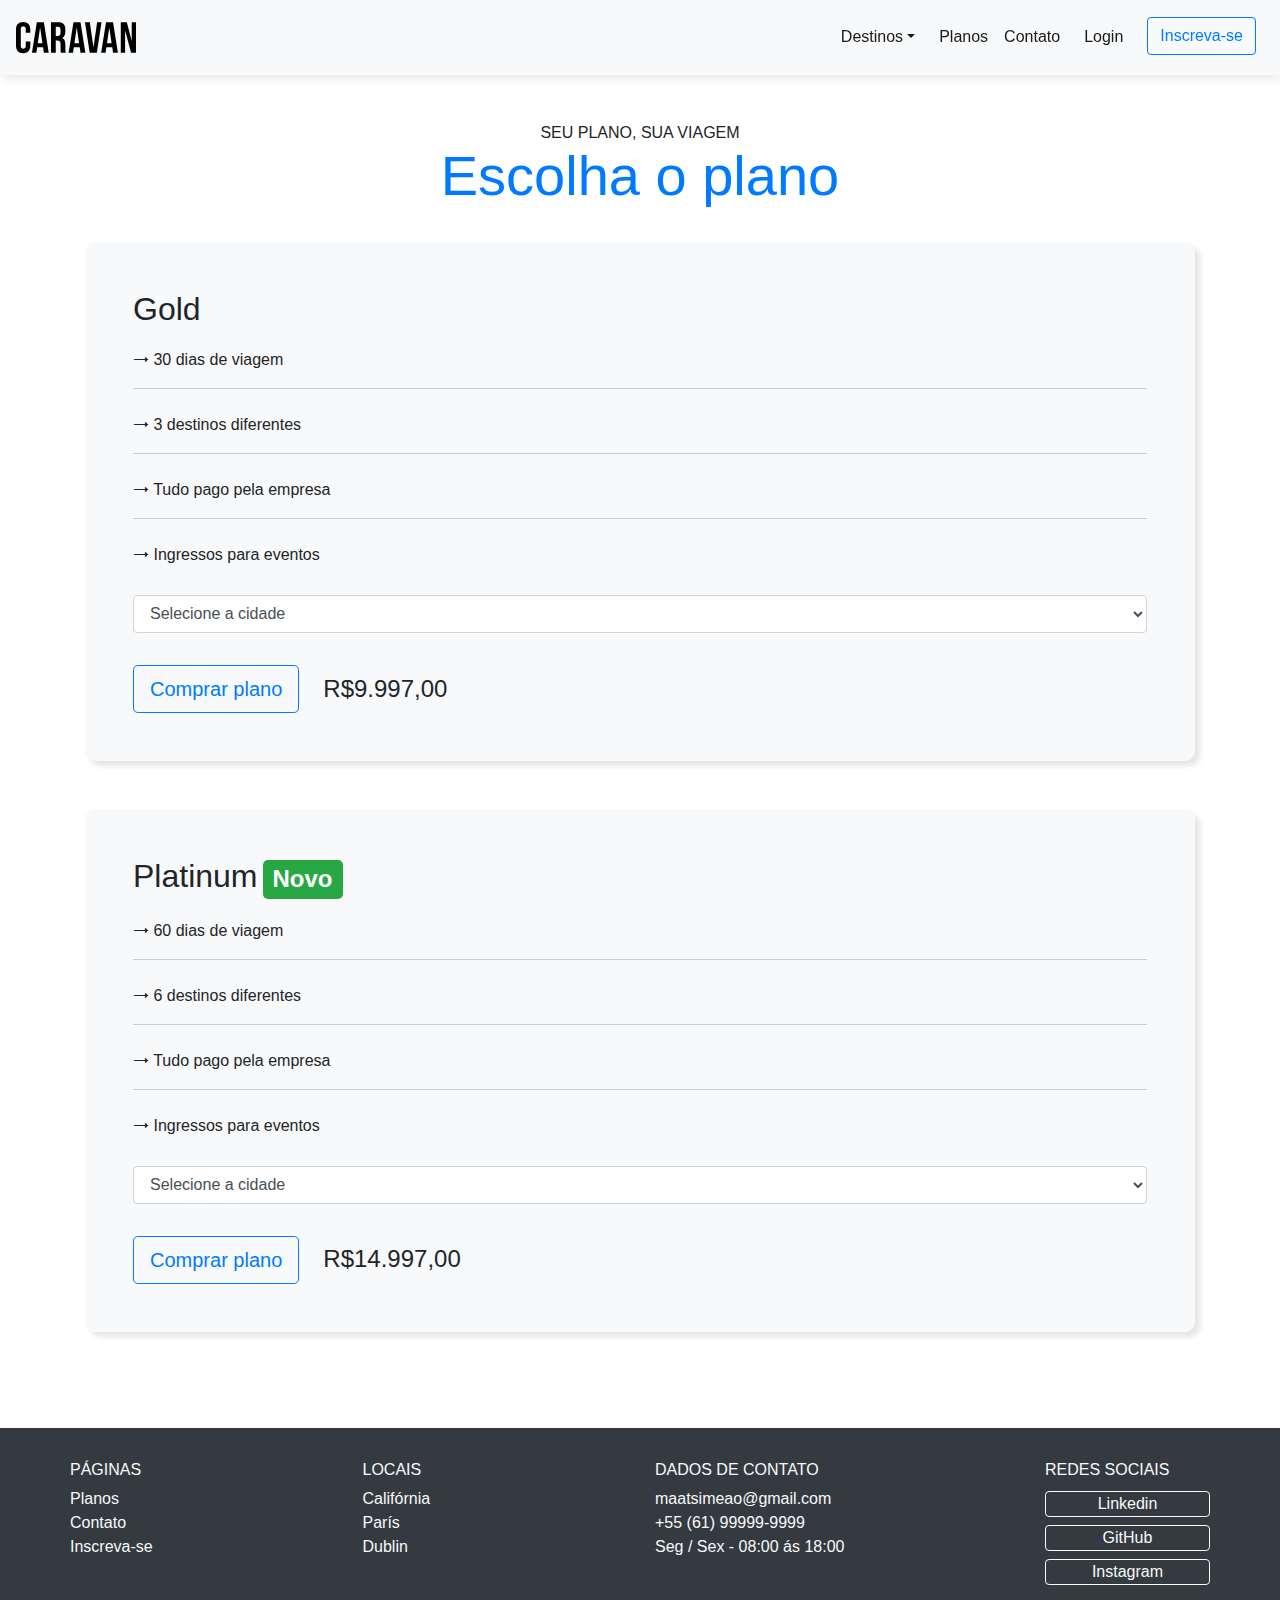
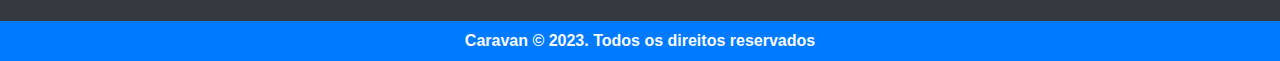
<file: projeto/planos.html>
<!DOCTYPE html>
<html lang="pt-br">
<head>
  <meta charset="UTF-8">
  <meta http-equiv="X-UA-Compatible" content="IE=edge">
  <meta name="viewport" content="width=device-width, initial-scale=1.0">
  <link rel="shortcut icon" href="imagens/geral/favicon.png" type="image/x-icon">
  <title>Caravan - Planos</title>

  <link rel="stylesheet" href="./css/bootstrap.css">
  <link rel="stylesheet" href="./css/geral.css">

</head>
<body>
  
  <!--Modal-->
  <div class="modal fade" id="exampleModal" tabindex="-1" role="dialog" aria-labelledby="exampleModalLabel" aria-hidden="true">
    <div class="modal-dialog" role="document">
      <div class="modal-content">
        <div class="modal-header">
          <h5 class="modal-title" id="exampleModalLabel">Entre na sua conta</h5>
          <button type="button" class="close" data-dismiss="modal" aria-label="Close">
            <span aria-hidden="true">&times;</span>
          </button>
        </div>
        <div class="modal-body">
          <form>
            <div class="form-group">
              <label for="input-email">E-mail</label>
              <input type="email" name="input-email" id="input-email" class="form-control" aria-describedby="emailHelp" placeholder="Insira seu e-mail">
              <small id="emailHelp" class="form-text text-muted">Nós nunca compartilharemos seu e-mail!</small>
            </div>
            <div class="form-group">
              <label for="input-senha">Senha</label>
              <input type="password" name="input-senha" id="input-senha" class="form-control" placeholder="Insira sua senha">
            </div>
            <div class="form-text">
              <small id="esqueceu-senha" class="form-text text-muted d-inline-block">Esqueceu a senha?</small>
              <a href="#" class="small text-primary">Clique aqui</a>
            </div>
          </form>
        </div>
        <div class="modal-footer">
          <a href="index.html" class="botao-modal-entrar btn btn-outline-primary">Entrar</a>
        </div>
      </div>
    </div>
  </div>

  <!--Menu do site-->
  <nav class="menu-principal sombra navbar navbar-expand-md navbar-light bg-light fixed-top py-3">
    <a href="index.html" class="logo-caravan navbar-brand"><img src="imagens/logo-caravan.svg"></a>

    <button class="navbar-toggler" type="button" data-toggle="collapse" data-target="#navbarSupportedContent"
      aria-controls="navbarSupportedContent" aria-expanded="false" aria-label="Toggle navigation">
      <span class="navbar-toggler-icon"></span>
    </button>

    <div class="menu-itens-area collapse navbar-collapse" id="navbarSupportedContent">
      <ul class="lista-menu navbar-nav ml-auto">
        <li class="nav-item dropdown active mx-md-2">
          <a href="#" class="nav-link dropdown-toggle" id="navbarDropdown" role="button" data-toggle="dropdown"
            aria-haspopup="true" aria-expanded="false">Destinos</a>
          <div class="dropdown-menu" aria-labelledby="navbarDropdown">
            <a class="dropdown-item" href="destinos.html">California</a>
            <a class="dropdown-item" href="destinos.html">Paris</a>
            <a class="dropdown-item" href="destinos.html">Dublin</a>
          </div>
        </li>
        <li class="nav-item active mx--md-2">
          <a href="planos.html" class="nav-link">Planos</a>
        </li>
        <li class="nav-item active mx--md-2">
          <a href="contato.html" class="nav-link">Contato</a>
        </li>
        <li class="nav-item active mx-md-2">
          <a href="#" class="nav-link" data-toggle="modal" data-target="#exampleModal">Login</a>
        </li>
        <li class="nav-item active mx-md-2">
          <a href="inscricao.html" class="btn btn-outline-primary">Inscreva-se</a>
        </li>
      </ul>
    </div>
  </nav>

  <!-- Area Planos -->
  <section class="container py-5 mb-5">
    <div class="row mb-3">
      <div class="col text-center">
        <h6 class="descricao-section text-uppercase my-0">Seu plano, sua viagem</h6>
        <p class="anuncio-section display-4 text-primary">Escolha o plano</p>
      </div>
    </div>

    <div class="row mb-5">
      <div class="col d-flex align-items-end">
        <div class="container-rounded-shadow w-100 bg-light p-sm-5 p-3">
          <h2 class="mb-0">Gold</h2>
          <ul class="nav flex-column">
            <li class="item-vantagem nav-item py-3 my-1">🠂 30 dias de viagem</li>
            <li class="item-vantagem nav-item py-3 my-1">🠂 3 destinos diferentes</li>
            <li class="item-vantagem nav-item py-3 my-1">🠂 Tudo pago pela empresa</li>
            <li class="item-vantagem nav-item py-3 my-1">🠂 Ingressos para eventos</li>
          </ul>
          <select class="form-control my-2">
            <option>Selecione a cidade</option>
            <option>Califórnia</option>
            <option>París</option>
            <option>Dublin</option>
          </select>
          <div class="d-flex flex-wrap align-items-center container-comprar-plano-gold mt-4">
            <a href="inscricao.html" class="botao btn btn-outline-primary btn-lg mr-4 mt-2">Comprar plano</a>
            <span class="h4 mb-0 mt-2">R$9.997,00</span>
          </div>
        </div>
      </div>
    </div>

    <div class="row">
      <div class="col d-flex align-items-end">
        <div class="container-rounded-shadow w-100 bg-light p-sm-5 p-3">
          <h2 class="titulo-novo-platinum-planos mb-0">Platinum</h2>
          <ul class="nav flex-column">
            <li class="item-vantagem nav-item py-3 my-1">🠂 60 dias de viagem</li>
            <li class="item-vantagem nav-item py-3 my-1">🠂 6 destinos diferentes</li>
            <li class="item-vantagem nav-item py-3 my-1">🠂 Tudo pago pela empresa</li>
            <li class="item-vantagem nav-item py-3 my-1">🠂 Ingressos para eventos</li>
          </ul>
          <select class="form-control my-2">
            <option>Selecione a cidade</option>
            <option>Califórnia</option>
            <option>París</option>
            <option>Dublin</option>
          </select>
          <div class="d-flex flex-wrap align-items-center container-comprar-plano-gold mt-4">
            <a href="inscricao.html" class="botao btn btn-outline-primary btn-lg mr-4 mt-2">Comprar plano</a>
            <span class="h4 mb-0 mt-2">R$14.997,00</span>
          </div>
        </div>
      </div>
    </div>
  </section>

  <!--Area para contato-->
  <section class="contato container-fluid bg-dark py-4">
    <div class="container px-sm-0 px-0">
      <div class="row d-flex">
        <div class="col-md-3 col my-sm-2 my-3">
          <h6 class="text-light">PÁGINAS</h6>
          <ul class="nav flex-column">
            <a class="link nav-link p-0 text-light " href="planos.html">Planos</a>
            <a class="link nav-link p-0 text-light" href="contato.html">Contato</a>
            <a class="link nav-link p-0 text-light" href="inscricao.html">Inscreva-se</a>
          </ul>
        </div>

        <div class="col-md-3 col my-sm-2 my-3">
          <h6 class="text-light">LOCAIS</h6>
          <ul class="nav flex-column">
            <a class="link nav-link p-0 text-light" href="destinos.html">Califórnia</a>
            <a class="link nav-link p-0 text-light" href="destinos.html">París</a>
            <a class="link nav-link p-0 text-light" href="destinos.html">Dublin</a>
          </ul>
        </div>

        <div class="col-md-4 col-12 my-sm-2 my-3">
          <h6 class="text-light">DADOS DE CONTATO</h6>
          <ul class="nav flex-column">
            <span class="link nav-link p-0 text-light" href="#">maatsimeao@gmail.com</span>
            <span class="link nav-link p-0 text-light" href="#">+55 (61) 99999-9999</span>
            <span class="link nav-link p-0 text-light" href="#">Seg / Sex - 08:00 ás 18:00</span>
          </ul>
        </div>

        <div class="col-md-2 col-sm-6 col-12 my-sm-2 my-3">
          <h6 class="text-light">REDES SOCIAIS</h6>
          <ul class="nav flex-column">
            <a class="link-rede-social nav-link p-0 my-1 btn btn-outline-light w-100" href="https://www.linkedin.com/in/msimeaor/" target="_blank">Linkedin</a>
            <a class="link-rede-social nav-link p-0 my-1 btn btn-outline-light w-100" href="https://github.com/msimeaor" target="_blank">GitHub</a>
            <a class="link-rede-social nav-link p-0 my-1 btn btn-outline-light w-100" href="https://www.instagram.com/msimeaor/" target="_blank">Instagram</a>
          </ul>
        </div>
      </div>
    </div>
  </section>

  <!--Footer-->
  <section class="footer container-fluid text-center bg-primary">
    <p class="mb-0 py-2 text-light font-weight-bold">Caravan &copy; 2023. Todos os direitos reservados</p>
  </section>

  <script src="./js/jquery-3.2.1.slim.min.js"></script>
  <script src="./js/popper.min.js"></script>
  <script src="./js/bootstrap.js"></script>
  
</body>
</html>
</file>
<file: projeto/css/geral.css>
@charset "utf-8";
@import 'index.css';
@import 'destinos.css';
@import 'planos.css';
@import 'contato.css';
@import 'inscreva-se.css';

body {
  padding-top: 75.19px;
}

::-webkit-scrollbar {
  background: #FFF;
  width: 18px;
}

::-webkit-scrollbar-thumb {
  background: #bbb;
  border: 4px solid #FFF;
  border-radius: 10px;
}

.botao-modal-entrar {
  min-width: 120px;
}

.container-rounded-shadow {
  border-radius: 10px;
  box-shadow: 5px 5px 5px rgba(0, 0, 0, .1);
}

.item-vantagem {
  border-bottom: 1.5px solid #ccc;
}

.item-vantagem:last-child {
  border-bottom: none;
}

@media (max-width: 992px) {
  .rede-social-pag-contato {
    width: 30% !important;
  }
}

@media (max-width: 768px) {
  body {
    padding-top: 0px;
  }

  .newsletter-area h3 {
    font-size: 2rem;
  }

  .citacao-quote {
    font-size: 2.5rem;
  }

  .link-rede-social {
    width: auto !important;
  }

  .footer p {
    font-size: 0.85rem;
  }

  .fixed-top {
    position: relative;
  }
}

@media (max-width: 576px) {
  .link-rede-social {
    font-size: 0.8rem;
    width: 50% !important;
  }

  .titulo-newsletter {
    font-size: 2.5rem;
  }

  .paragrafo-newsletter {
    font-size: 1.15rem;
  }

  .img-vantagens {
    height: 75px;
    width: 75px;
  }

  .pergunta {
    font-size: 1.1rem;
  }

  .resposta {
    font-size: 1rem;
  }

  .descricao-section {
    font-size: .8rem;
  }

  .anuncio-section {
    font-size: 2.5rem;
  }

  .botao {
    padding: 0.3rem 0.8rem;
    font-size: 1.1rem;
  }
}
</file>
<file: projeto/css/contato.css>
@charset "utf-8";

.mapa-contato {
  border-radius: .5rem !important;
}
</file>
